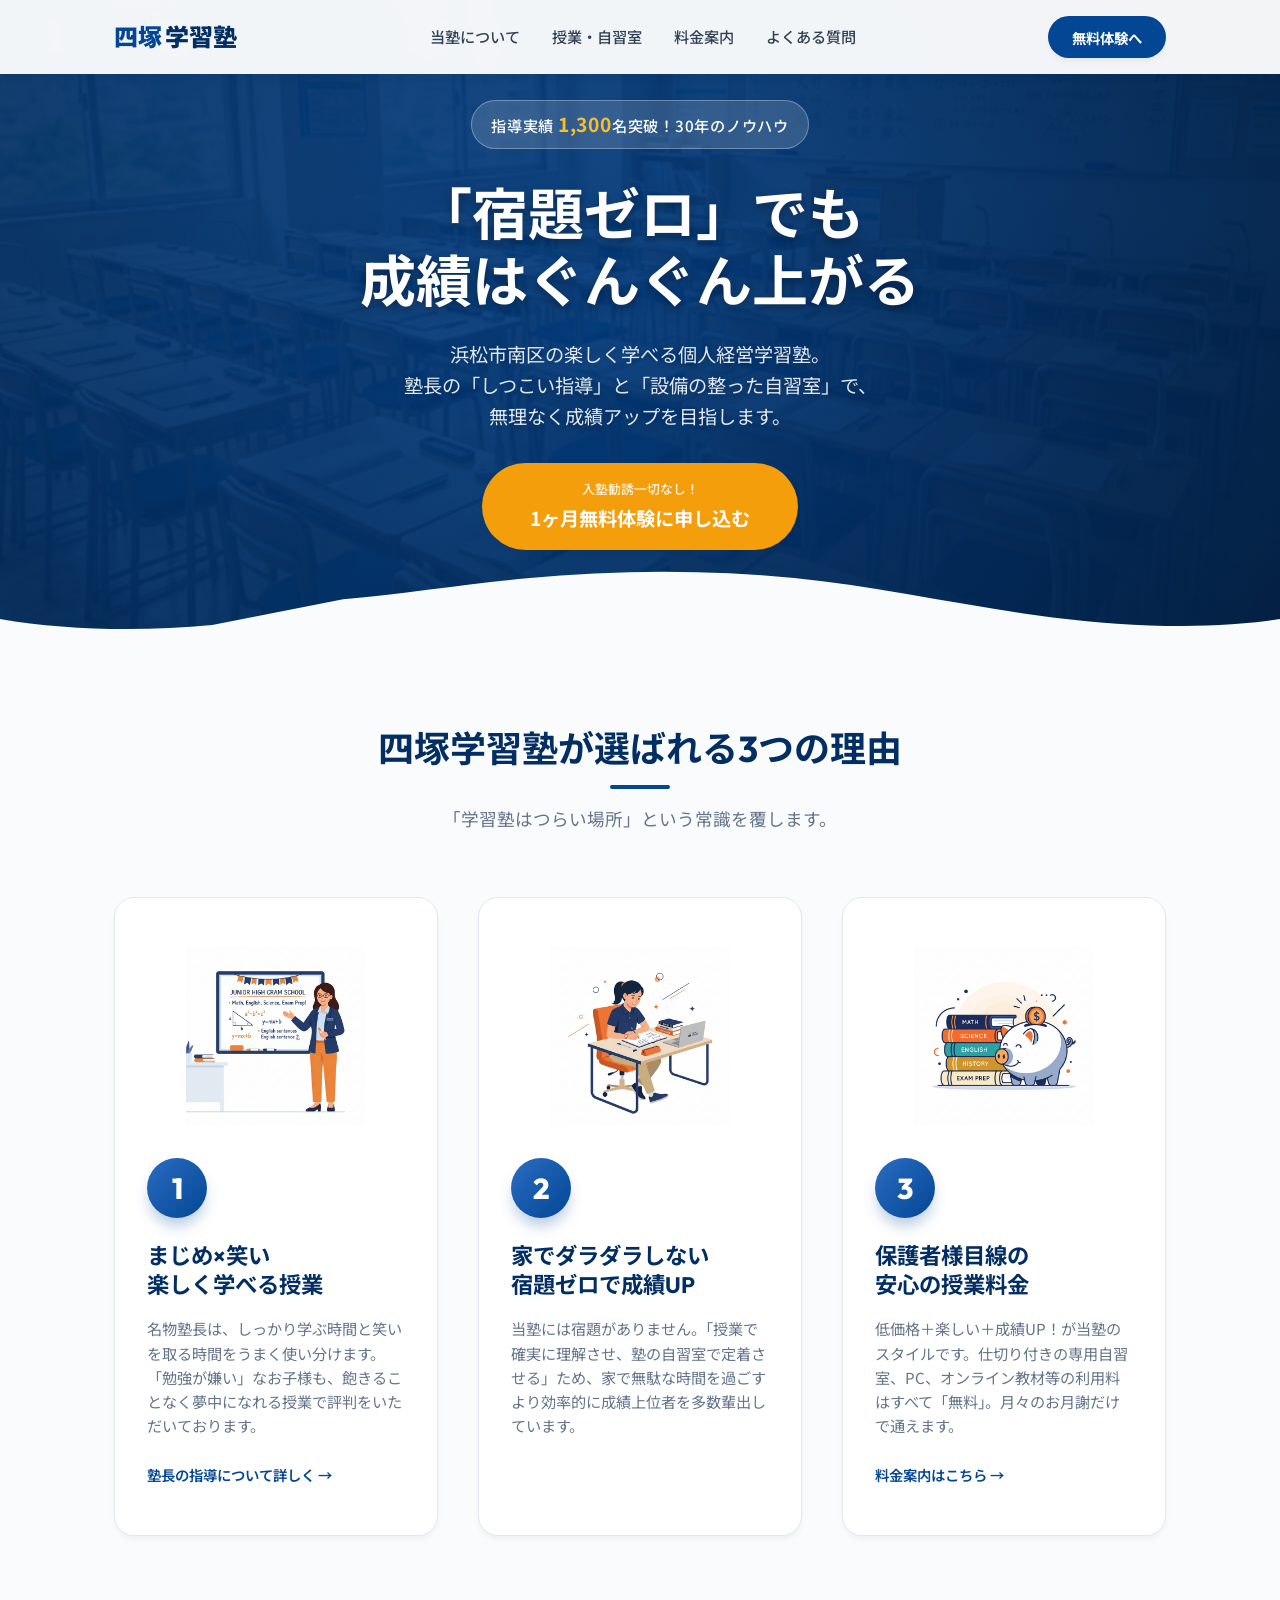
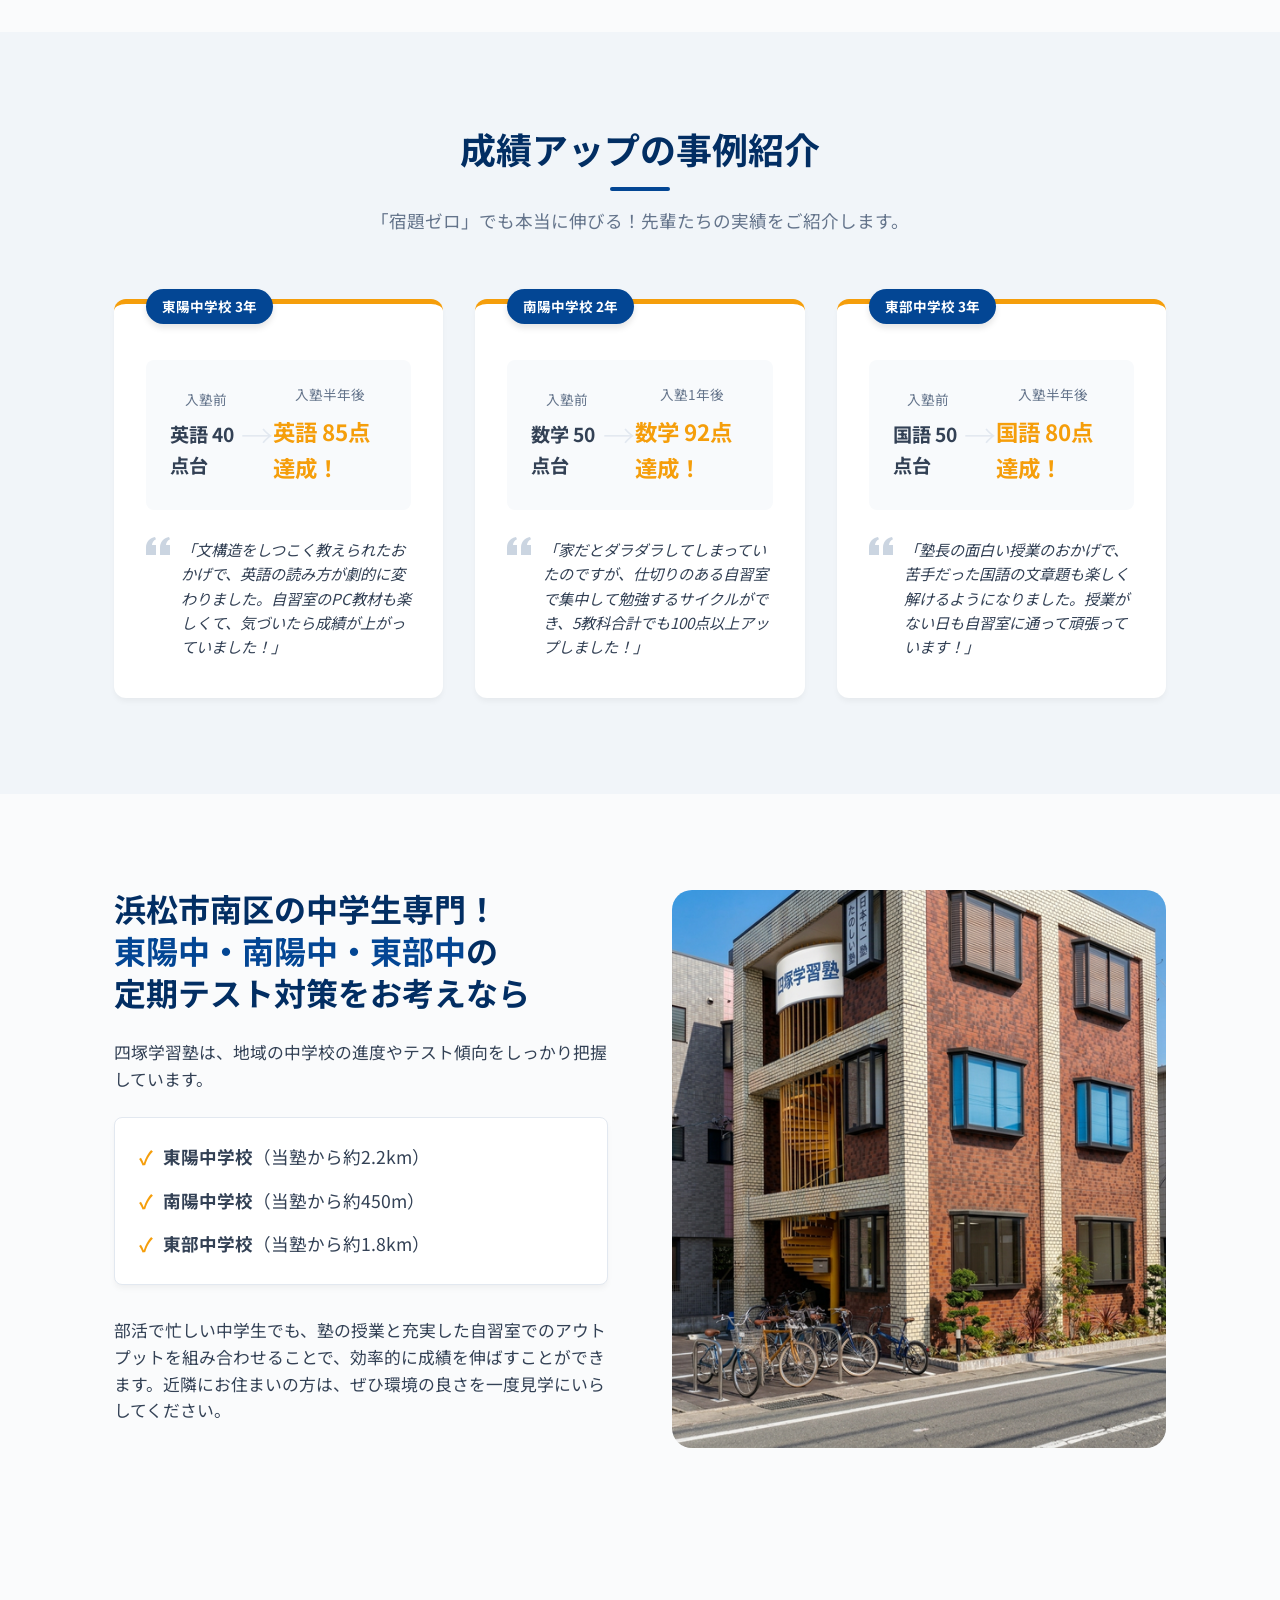
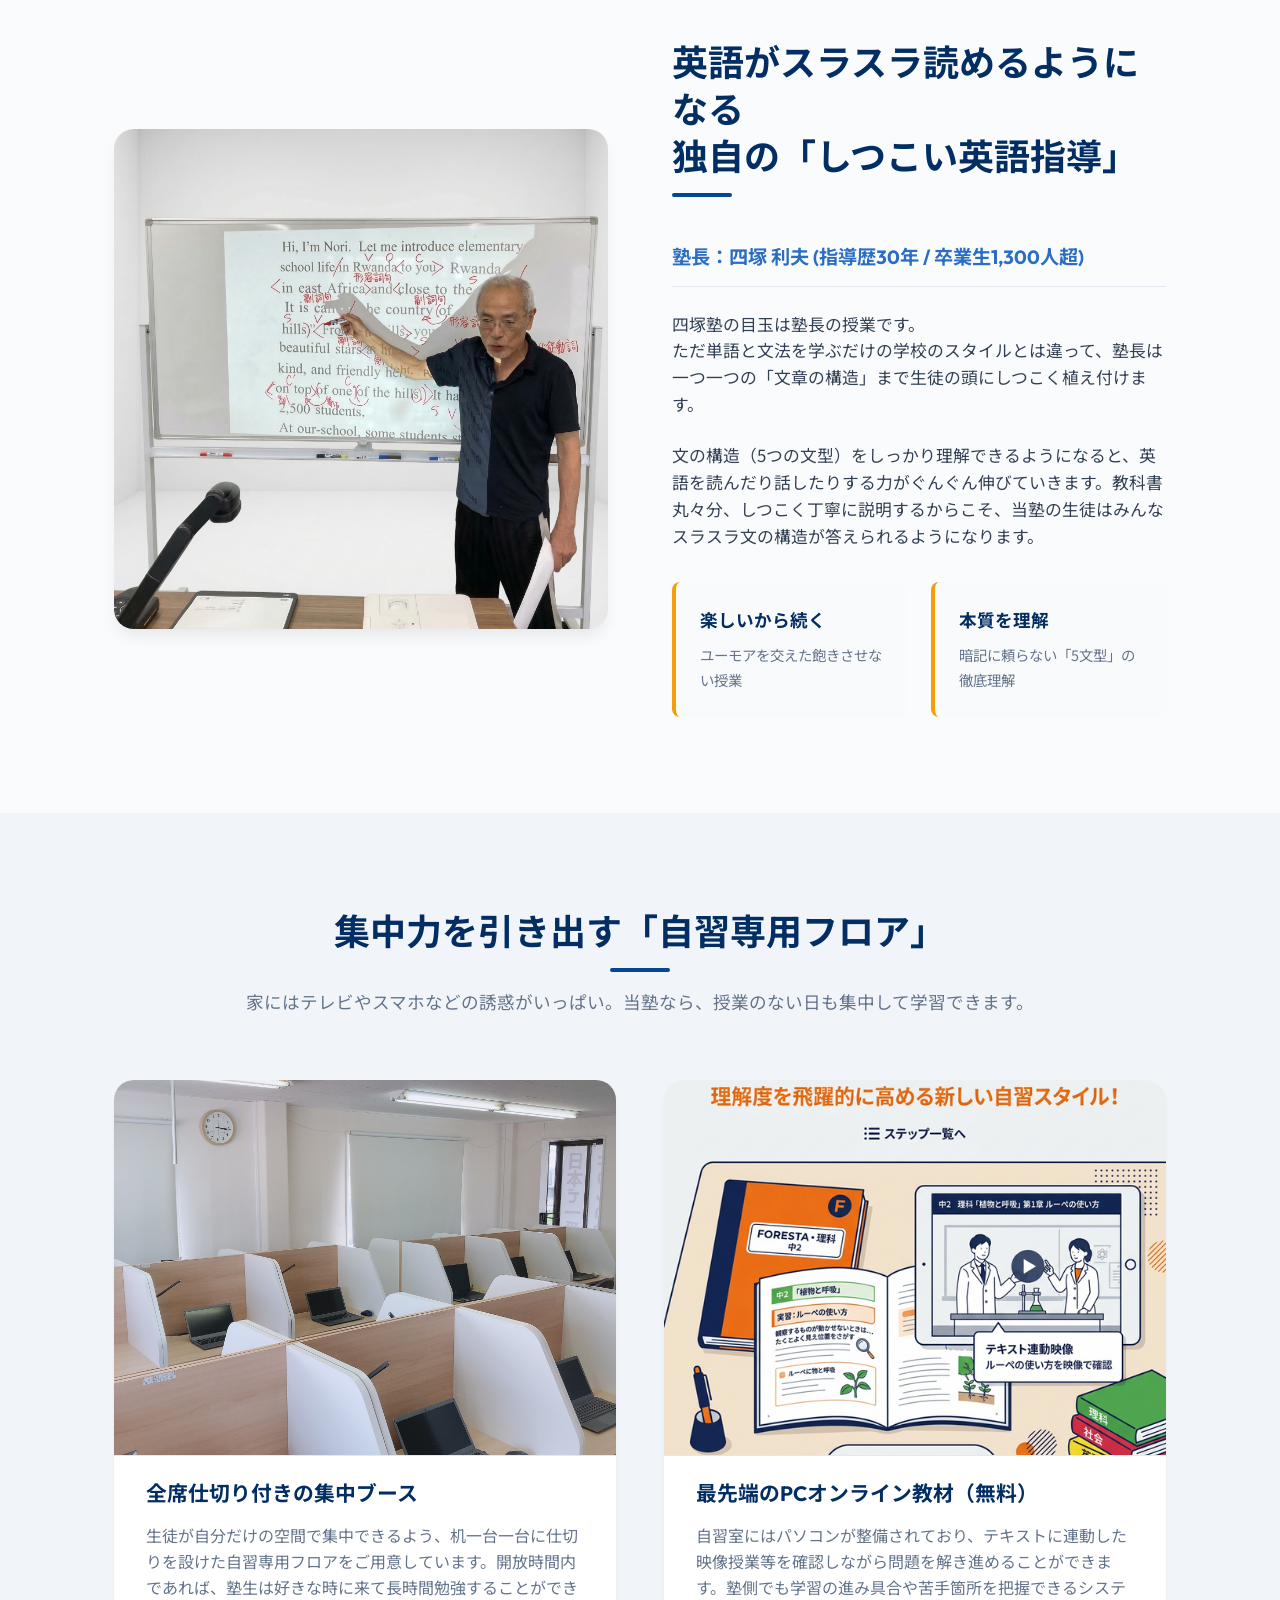
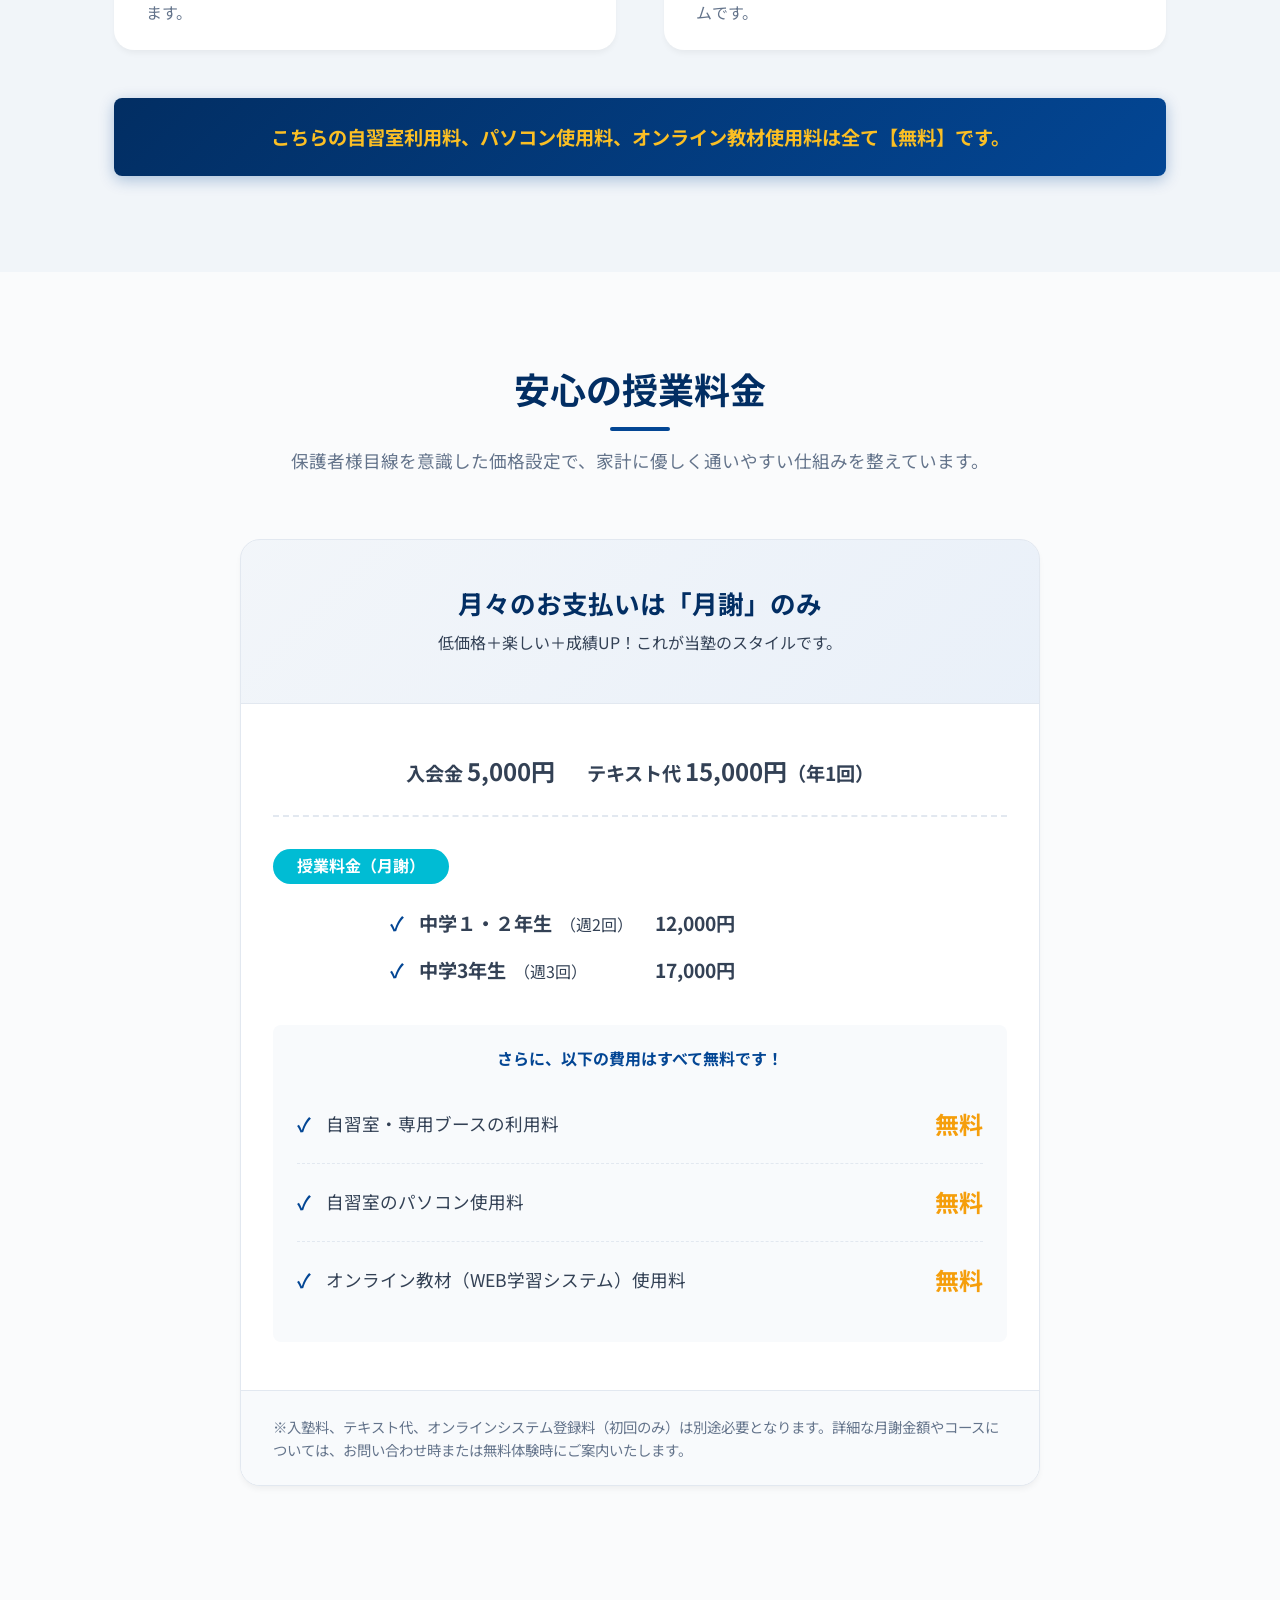
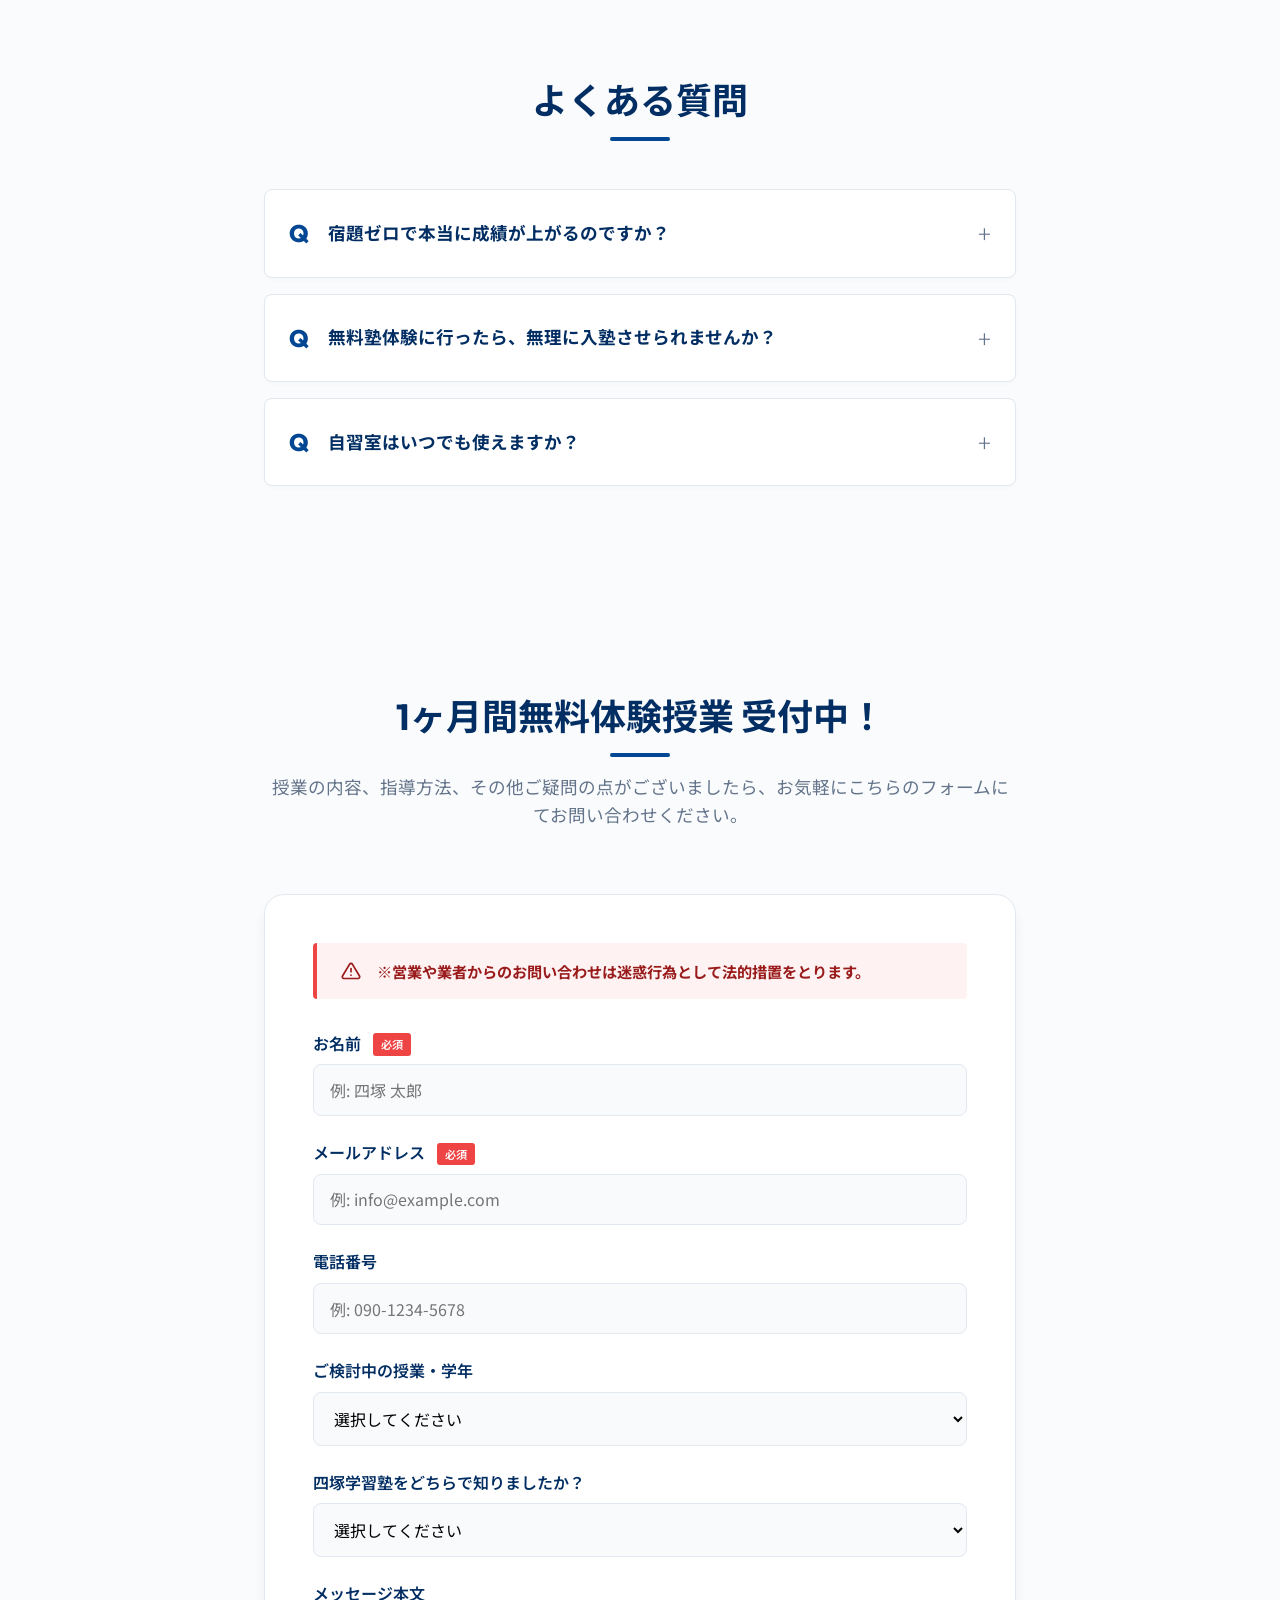
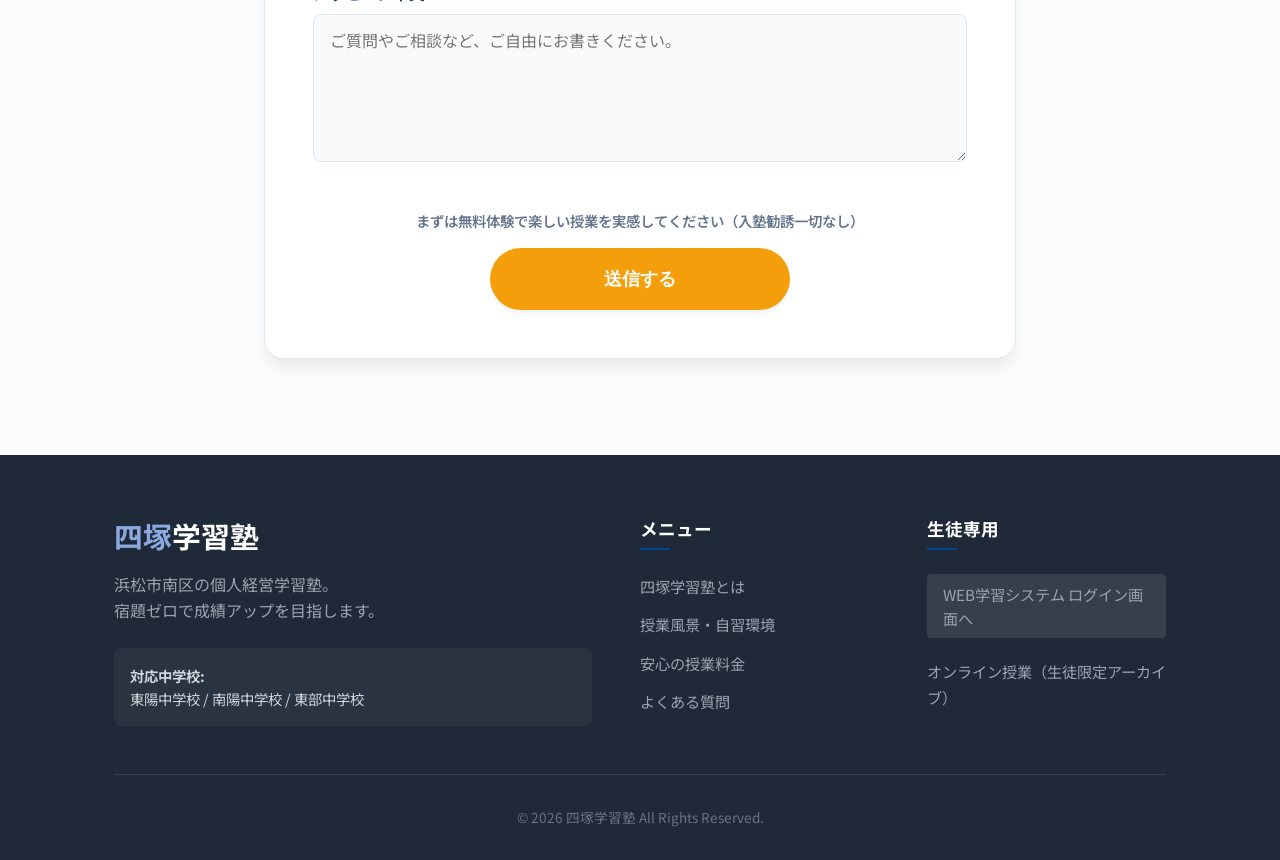
<file: index.html>
<!DOCTYPE html>
<html lang="ja">

<head>
    <meta charset="UTF-8">
    <meta name="viewport" content="width=device-width, initial-scale=1.0">
    <title>四塚学習塾 | 浜松市南区の楽しく学べる中学生向け学習塾</title>
    <meta name="description"
        content="浜松市南区（東陽中・南陽中・東部中対応）の四塚学習塾。宿題ゼロで成績アップ！楽しく学べる独自の英語指導法と充実の無料自習室を備えた、「入塾勧誘一切なし」の安心できる学習塾です。">

    <!-- Google Fonts -->
    <link rel="preconnect" href="https://fonts.googleapis.com">
    <link rel="preconnect" href="https://fonts.gstatic.com" crossorigin>
    <link
        href="https://fonts.googleapis.com/css2?family=Noto+Sans+JP:wght@400;500;700;900&family=Outfit:wght@400;600;800&display=swap"
        rel="stylesheet">

    <!-- Custom CSS -->
    <link rel="stylesheet" href="css/style.css">
</head>

<body>

    <!-- Header / Navigation -->
    <header class="header" id="header">
        <div class="header-container">
            <a href="index.html" class="logo">
                <span class="logo-accent">四塚</span>学習塾
            </a>

            <!-- Desktop Navigation -->
            <nav class="nav-desktop">
                <ul class="nav-list">
                    <li><a href="#about" class="nav-link">当塾について</a></li>
                    <li><a href="#environment" class="nav-link">授業・自習室</a></li>
                    <li><a href="#pricing" class="nav-link">料金案内</a></li>
                    <li><a href="#faq" class="nav-link">よくある質問</a></li>
                </ul>
            </nav>

            <div class="header-actions">
                <a href="#contact" class="btn btn-primary btn-sm">無料体験へ</a>

                <!-- Mobile Menu Toggle -->
                <button class="menu-toggle" aria-label="メニューを開く" id="mobile-menu-btn">
                    <span></span>
                    <span></span>
                    <span></span>
                </button>
            </div>
        </div>
    </header>

    <!-- Mobile Navigation Menu -->
    <div class="mobile-nav" id="mobile-nav">
        <ul class="mobile-nav-list">
            <li><a href="#about" class="mobile-nav-link">当塾について</a></li>
            <li><a href="#environment" class="mobile-nav-link">授業・自習室</a></li>
            <li><a href="#pricing" class="mobile-nav-link">料金案内</a></li>
            <li><a href="#faq" class="mobile-nav-link">よくある質問</a></li>
            <li><a href="#contact" class="btn btn-primary"
                    style="margin-top: 2rem; width: 100%; text-align: center;">1ヶ月無料体験へ</a></li>
        </ul>
    </div>

    <!-- Main Content Area -->
    <main>
        <!-- Hero Section -->
        <section class="hero" id="home">
            <div class="hero-overlay"></div>
            <div class="container hero-container">
                <div class="hero-content">
                    <div class="hero-badge">指導実績 <strong>1,300</strong>名突破！30年のノウハウ</div>
                    <h1 class="hero-title">「宿題ゼロ」でも<br>成績はぐんぐん上がる</h1>
                    <p class="hero-subtitle">浜松市南区の楽しく学べる個人経営学習塾。<br>塾長の「しつこい指導」と「設備の整った自習室」で、<br>無理なく成績アップを目指します。</p>

                    <div class="hero-actions">
                        <a href="#contact" class="btn btn-accent hero-btn">
                            <span class="micro-copy">入塾勧誘一切なし！</span>
                            1ヶ月無料体験に申し込む
                        </a>
                    </div>
                </div>
            </div>
            <!-- Decorative wave transition -->
            <div class="hero-wave">
                <svg data-name="Layer 1" xmlns="http://www.w3.org/2000/svg" viewBox="0 0 1200 120"
                    preserveAspectRatio="none">
                    <path
                        d="M321.39,56.44c58-10.79,114.16-30.13,172-41.86,82.39-16.72,168.19-17.73,250.45-.39C823.78,31,906.67,72,985.66,92.83c70.05,18.48,146.53,26.09,214.34,3V120H0V95.8C59.71,118.08,130.83,121.38,198.71,108.19Z"
                        fill="#FAFBFC"></path>
                </svg>
            </div>
        </section>

        <!-- Features Section -->
        <section class="features section" id="features">
            <div class="container">
                <h2 class="section-title">四塚学習塾が選ばれる<br class="mobile-only">3つの理由</h2>
                <p class="section-desc">「学習塾はつらい場所」という常識を覆します。</p>

                <div class="feature-grid">
                    <!-- Feature 1 -->
                    <div class="feature-card">
                        <img src="images/juku_1.png" alt="楽しく学べる授業" class="feature-image">
                        <div class="feature-icon">1</div>
                        <h3>まじめ×笑い<br>楽しく学べる授業</h3>
                        <p>名物塾長は、しっかり学ぶ時間と笑いを取る時間をうまく使い分けます。「勉強が嫌い」なお子様も、飽きることなく夢中になれる授業で評判をいただいております。</p>
                        <a href="#about" class="feature-link">塾長の指導について詳しく &rarr;</a>
                    </div>

                    <!-- Feature 2 -->
                    <div class="feature-card">
                        <img src="images/juku_2.png" alt="宿題ゼロで成績UP" class="feature-image">
                        <div class="feature-icon">2</div>
                        <h3>家でダラダラしない<br>宿題ゼロで成績UP</h3>
                        <p>当塾には宿題がありません。「授業で確実に理解させ、塾の自習室で定着させる」ため、家で無駄な時間を過ごすより効率的に成績上位者を多数輩出しています。</p>
                    </div>

                    <!-- Feature 3 -->
                    <div class="feature-card">
                        <img src="images/juku_3.png" alt="保護者様目線の安心の授業料金" class="feature-image">
                        <div class="feature-icon">3</div>
                        <h3>保護者様目線の<br>安心の授業料金</h3>
                        <p>低価格＋楽しい＋成績UP！が当塾のスタイルです。仕切り付きの専用自習室、PC、オンライン教材等の利用料はすべて「無料」。月々のお月謝だけで通えます。</p>
                        <a href="#pricing" class="feature-link">料金案内はこちら &rarr;</a>
                    </div>
                </div>
            </div>
        </section>

        <!-- Achievements / Before & After Section -->
        <section class="achievements section bg-light" id="achievements">
            <div class="container">
                <h2 class="section-title">成績アップの事例紹介</h2>
                <p class="section-desc">「宿題ゼロ」でも本当に伸びる！先輩たちの実績をご紹介します。</p>

                <div class="ba-grid">
                    <div class="ba-card">
                        <div class="ba-badge">東陽中学校 3年</div>
                        <div class="ba-content">
                            <div class="ba-before">
                                <span>入塾前</span>
                                <strong>英語 40点台</strong>
                            </div>
                            <div class="ba-arrow">&rarr;</div>
                            <div class="ba-after">
                                <span>入塾半年後</span>
                                <strong>英語 85点達成！</strong>
                            </div>
                        </div>
                        <p class="ba-comment">「文構造をしつこく教えられたおかげで、英語の読み方が劇的に変わりました。自習室のPC教材も楽しくて、気づいたら成績が上がっていました！」</p>
                    </div>

                    <div class="ba-card">
                        <div class="ba-badge">南陽中学校 2年</div>
                        <div class="ba-content">
                            <div class="ba-before">
                                <span>入塾前</span>
                                <strong>数学 50点台</strong>
                            </div>
                            <div class="ba-arrow">&rarr;</div>
                            <div class="ba-after">
                                <span>入塾1年後</span>
                                <strong>数学 92点達成！</strong>
                            </div>
                        </div>
                        <p class="ba-comment">「家だとダラダラしてしまっていたのですが、仕切りのある自習室で集中して勉強するサイクルができ、5教科合計でも100点以上アップしました！」</p>
                    </div>

                    <div class="ba-card">
                        <div class="ba-badge">東部中学校 3年</div>
                        <div class="ba-content">
                            <div class="ba-before">
                                <span>入塾前</span>
                                <strong>国語 50点台</strong>
                            </div>
                            <div class="ba-arrow">&rarr;</div>
                            <div class="ba-after">
                                <span>入塾半年後</span>
                                <strong>国語 80点達成！</strong>
                            </div>
                        </div>
                        <p class="ba-comment">「塾長の面白い授業のおかげで、苦手だった国語の文章題も楽しく解けるようになりました。授業がない日も自習室に通って頑張っています！」</p>
                    </div>
                </div>
            </div>
        </section>

        <!-- Regional SEO Target Section -->
        <section class="seo-target section" id="target">
            <div class="container">
                <div class="seo-container">
                    <div class="seo-content">
                        <h2>浜松市南区の中学生専門！<br><span class="highlight">東陽中・南陽中・東部中</span>の<br>定期テスト対策をお考えなら</h2>
                        <p>四塚学習塾は、地域の中学校の進度やテスト傾向をしっかり把握しています。</p>
                        <ul class="seo-list">
                            <li><strong>東陽中学校</strong>（当塾から約2.2km）</li>
                            <li><strong>南陽中学校</strong>（当塾から約450m）</li>
                            <li><strong>東部中学校</strong>（当塾から約1.8km）</li>
                        </ul>
                        <p>部活で忙しい中学生でも、塾の授業と充実した自習室でのアウトプットを組み合わせることで、効率的に成績を伸ばすことができます。近隣にお住まいの方は、ぜひ環境の良さを一度見学にいらしてください。
                        </p>
                    </div>
                    <div class="seo-image">
                        <img src="images/clean_exterior_building_1773208956653.png" alt="自習室や塾の外観"
                            style="width:100%; height:100%; min-height:400px; object-fit:cover; border-radius:var(--radius-lg);">
                    </div>
                </div>
            </div>
        </section>

        <!-- About Section -->
        <section class="about section" id="about">
            <div class="container">
                <div class="about-grid">
                    <div class="about-image">
                        <img src="images/Gemini_Generated_Image_uluxxmuluxxmulux.png" alt="四塚学習塾 名物塾長"
                            class="tutor-image"
                            style="width:100%; aspect-ratio:4/3; object-fit:cover; border-radius:var(--radius-lg); box-shadow:var(--shadow-md);">
                    </div>
                    <div class="about-text">
                        <h2 class="section-title" style="text-align: left;">英語がスラスラ読めるようになる<br>独自の「しつこい英語指導」</h2>
                        <h3 class="about-subtitle">塾長：四塚 利夫 (指導歴30年 / 卒業生1,300人超)</h3>
                        <p>四塚塾の目玉は塾長の授業です。<br>ただ単語と文法を学ぶだけの学校のスタイルとは違って、塾長は一つ一つの「文章の構造」まで生徒の頭にしつこく植え付けます。</p>
                        <p>文の構造（5つの文型）をしっかり理解できるようになると、英語を読んだり話したりする力がぐんぐん伸びていきます。教科書丸々分、しつこく丁寧に説明するからこそ、当塾の生徒はみんなスラスラ文の構造が答えられるようになります。
                        </p>
                        <div class="about-features">
                            <div class="ab-feat">
                                <strong>楽しいから続く</strong>
                                <span>ユーモアを交えた飽きさせない授業</span>
                            </div>
                            <div class="ab-feat">
                                <strong>本質を理解</strong>
                                <span>暗記に頼らない「5文型」の徹底理解</span>
                            </div>
                        </div>
                    </div>
                </div>
            </div>
        </section>

        <!-- Environment Section -->
        <section class="environment section bg-light" id="environment">
            <div class="container">
                <h2 class="section-title">集中力を引き出す「自習専用フロア」</h2>
                <p class="section-desc">家にはテレビやスマホなどの誘惑がいっぱい。当塾なら、授業のない日も集中して学習できます。</p>

                <div class="env-grid">
                    <div class="env-card">
                        <div class="env-img-wrap">
                            <img src="images/IMG_0980.jpeg" alt="仕切り付き自習デスク"
                                style="width:100%; aspect-ratio:4/3; object-fit:cover; border-bottom: 1px solid var(--border-color);">
                        </div>
                        <div class="env-content">
                            <h3>全席仕切り付きの集中ブース</h3>
                            <p>生徒が自分だけの空間で集中できるよう、机一台一台に仕切りを設けた自習専用フロアをご用意しています。開放時間内であれば、塾生は好きな時に来て長時間勉強することができます。</p>
                        </div>
                    </div>

                    <div class="env-card">
                        <div class="env-img-wrap">
                            <img src="images/pc_material_illustration.png" alt="自習用PC教材とテキスト"
                                style="width:100%; aspect-ratio:4/3; object-fit:cover; border-bottom: 1px solid var(--border-color);">
                        </div>
                        <div class="env-content">
                            <h3>最先端のPCオンライン教材（無料）</h3>
                            <p>自習室にはパソコンが整備されており、テキストに連動した映像授業等を確認しながら問題を解き進めることができます。塾側でも学習の進み具合や苦手箇所を把握できるシステムです。</p>
                        </div>
                    </div>
                </div>

                <div class="env-callout">
                    <p><strong>こちらの自習室利用料、パソコン使用料、オンライン教材使用料は全て【無料】です。</strong></p>
                </div>
            </div>
        </section>

        <!-- Pricing Section -->
        <section class="pricing section" id="pricing">
            <div class="container">
                <h2 class="section-title">安心の授業料金</h2>
                <p class="section-desc">保護者様目線を意識した価格設定で、家計に優しく通いやすい仕組みを整えています。</p>

                <div class="pricing-card">
                    <div class="pricing-header">
                        <h3>月々のお支払いは「月謝」のみ</h3>
                        <p>低価格＋楽しい＋成績UP！これが当塾のスタイルです。</p>
                    </div>
                    <div class="pricing-features">
                        <!-- Fee Top Section -->
                        <div
                            style="display: flex; flex-wrap: wrap; justify-content: center; gap: 2rem; margin-bottom: 2rem; border-bottom: 2px dashed var(--border-color); padding-bottom: 1.5rem; font-size: 1.2rem; font-weight: bold;">
                            <div>入会金 <span style="font-size: 1.5rem;">5,000円</span></div>
                            <div>テキスト代 <span style="font-size: 1.5rem;">15,000円</span>（年1回）</div>
                        </div>

                        <!-- Monthly Tuition Section -->
                        <div style="margin-bottom: 2rem;">
                            <div
                                style="display:inline-block; background-color: #00BCD4; color: white; padding: 0.3rem 1.5rem; border-radius: 50px; font-weight: bold; margin-bottom: 1rem;">
                                授業料金（月謝）</div>
                            <ul class="check-list" style="max-width: 500px; margin: 0 auto; text-align: left;">
                                <li
                                    style="justify-content: space-between; font-size: 1.2rem; font-weight: bold; padding: 0.5rem 0; border:none; display:flex;">
                                    <span>中学１・２年生<span
                                            style="font-size: 1rem; font-weight:normal; margin-left: 0.5rem;">（週2回）</span></span>
                                    <span>12,000円</span>
                                </li>
                                <li
                                    style="justify-content: space-between; font-size: 1.2rem; font-weight: bold; padding: 0.5rem 0; border:none; display:flex;">
                                    <span>中学3年生<span
                                            style="font-size: 1rem; font-weight:normal; margin-left: 0.5rem;">（週3回）</span></span>
                                    <span>17,000円</span>
                                </li>
                            </ul>
                        </div>

                        <!-- Free Services Section -->
                        <div style="background-color: #F8FAFC; border-radius: var(--radius-sm); padding: 1.5rem;">
                            <h4 style="text-align: center; margin-bottom: 1rem; color: var(--primary-color);">
                                さらに、以下の費用はすべて無料です！</h4>
                            <ul class="check-list">
                                <li><span>自習室・専用ブースの利用料</span><strong class="free">無料</strong></li>
                                <li><span>自習室のパソコン使用料</span><strong class="free">無料</strong></li>
                                <li><span>オンライン教材（WEB学習システム）使用料</span><strong class="free">無料</strong></li>
                            </ul>
                        </div>
                    </div>
                    <div class="pricing-footer">
                        <p class="pricing-note">
                            ※入塾料、テキスト代、オンラインシステム登録料（初回のみ）は別途必要となります。詳細な月謝金額やコースについては、お問い合わせ時または無料体験時にご案内いたします。</p>
                    </div>
                </div>
            </div>
        </section>



        <!-- FAQ Section -->
        <section class="faq section" id="faq">
            <div class="container faq-container">
                <h2 class="section-title">よくある質問</h2>

                <div class="accordion">
                    <!-- FAQ 1 -->
                    <div class="accordion-item">
                        <div class="accordion-header">
                            <span class="q-icon">Q</span>
                            <h3>宿題ゼロで本当に成績が上がるのですか？</h3>
                            <span class="toggle-icon">+</span>
                        </div>
                        <div class="accordion-body">
                            <div class="accordion-content">
                                <p>はい、上がります。当塾では授業内で「文構造」などをしつこく教え込み、理解させます。その上で「自習室」での反復学習を組み込むため、家でダラダラと宿題をやるよりもはるかに効率よく知識が定着します。
                                </p>
                            </div>
                        </div>
                    </div>
                    <!-- FAQ 2 -->
                    <div class="accordion-item">
                        <div class="accordion-header">
                            <span class="q-icon">Q</span>
                            <h3>無料塾体験に行ったら、無理に入塾させられませんか？</h3>
                            <span class="toggle-icon">+</span>
                        </div>
                        <div class="accordion-body">
                            <div class="accordion-content">
                                <p>ご安心ください。四塚学習塾では、事後のしつこい電話営業や強引な入塾勧誘は「一切」行っておりません。お子様に合うかどうか、まずは1ヶ月の無料体験でじっくりご判断いただけます。
                                </p>
                            </div>
                        </div>
                    </div>
                    <!-- FAQ 3 -->
                    <div class="accordion-item">
                        <div class="accordion-header">
                            <span class="q-icon">Q</span>
                            <h3>自習室はいつでも使えますか？</h3>
                            <span class="toggle-icon">+</span>
                        </div>
                        <div class="accordion-body">
                            <div class="accordion-content">
                                <p>はい、開放時間内であれば、授業がない日でも好きな時に来て利用いただけます。パソコンや仕切り付きのブースが使い放題で、学習時間をしっかり確保できます。</p>
                            </div>
                        </div>
                    </div>
                </div>
            </div>
        </section>

        <!-- Contact Section -->
        <section class="contact section" id="contact">
            <div class="container contact-container">
                <div class="contact-header text-center">
                    <h2 class="section-title">1ヶ月間無料体験授業 受付中！</h2>
                    <p class="section-desc">授業の内容、指導方法、その他ご疑問の点がございましたら、お気軽にこちらのフォームにてお問い合わせください。</p>
                </div>

                <div class="contact-card">
                    <div class="spam-warning">
                        <svg xmlns="http://www.w3.org/2000/svg" width="20" height="20" viewBox="0 0 24 24" fill="none"
                            stroke="currentColor" stroke-width="2" stroke-linecap="round" stroke-linejoin="round">
                            <path
                                d="M10.29 3.86L1.82 18a2 2 0 0 0 1.71 3h16.94a2 2 0 0 0 1.71-3L13.71 3.86a2 2 0 0 0-3.42 0z">
                            </path>
                            <line x1="12" y1="9" x2="12" y2="13"></line>
                            <line x1="12" y1="17" x2="12.01" y2="17"></line>
                        </svg>
                        <strong>※営業や業者からのお問い合わせは迷惑行為として法的措置をとります。</strong>
                    </div>

                    <form action="#" method="POST" class="contact-form">
                        <div class="form-group">
                            <label for="name">お名前 <span class="required">必須</span></label>
                            <input type="text" id="name" name="name" required placeholder="例: 四塚 太郎">
                        </div>

                        <div class="form-group">
                            <label for="email">メールアドレス <span class="required">必須</span></label>
                            <input type="email" id="email" name="email" required placeholder="例: info@example.com">
                        </div>

                        <div class="form-group">
                            <label for="phone">電話番号</label>
                            <input type="tel" id="phone" name="phone" placeholder="例: 090-1234-5678">
                        </div>

                        <div class="form-group">
                            <label for="grade">ご検討中の授業・学年</label>
                            <select id="grade" name="grade">
                                <option value="" selected disabled>選択してください</option>
                                <option value="中学1年生">中学1年生</option>
                                <option value="中学2年生">中学2年生</option>
                                <option value="中学3年生">中学3年生</option>
                                <option value="小6対象中学英語クラス">小6対象中学英語クラス</option>
                            </select>
                        </div>

                        <div class="form-group">
                            <label for="source">四塚学習塾をどちらで知りましたか？</label>
                            <select id="source" name="source">
                                <option value="" selected disabled>選択してください</option>
                                <option value="友人の紹介">友人の紹介</option>
                                <option value="評判を聞いて">評判を聞いて</option>
                                <option value="ホームページ">ホームページ</option>
                                <option value="広告">広告</option>
                                <option value="その他">その他</option>
                            </select>
                        </div>

                        <div class="form-group">
                            <label for="message">メッセージ本文</label>
                            <textarea id="message" name="message" rows="5"
                                placeholder="ご質問やご相談など、ご自由にお書きください。"></textarea>
                        </div>

                        <div class="form-submit text-center">
                            <p class="micro-copy-form text-center mb-2">まずは無料体験で楽しい授業を実感してください（入塾勧誘一切なし）</p>
                            <button type="submit" class="btn btn-accent btn-lg submit-btn">送信する</button>
                        </div>
                    </form>
                </div>
            </div>
        </section>
    </main>

    <!-- Footer -->
    <footer class="footer">
        <div class="footer-container">
            <div class="footer-grid">
                <div class="footer-info">
                    <h2 class="footer-logo"><span class="logo-accent">四塚</span>学習塾</h2>
                    <p class="footer-desc">浜松市南区の個人経営学習塾。<br>宿題ゼロで成績アップを目指します。</p>
                    <div class="footer-access">
                        <p><strong>対応中学校:</strong><br>東陽中学校 / 南陽中学校 / 東部中学校</p>
                    </div>
                </div>

                <div class="footer-links">
                    <h3>メニュー</h3>
                    <ul>
                        <li><a href="#about">四塚学習塾とは</a></li>
                        <li><a href="#environment">授業風景・自習環境</a></li>
                        <li><a href="#pricing">安心の授業料金</a></li>
                        <li><a href="#faq">よくある質問</a></li>
                    </ul>
                </div>

                <div class="footer-links">
                    <h3>生徒専用</h3>
                    <ul>
                        <li><a href="#" class="student-login">WEB学習システム ログイン画面へ</a></li>
                        <li><a href="#">オンライン授業（生徒限定アーカイブ）</a></li>
                    </ul>
                </div>
            </div>

            <div class="footer-bottom">
                <p>&copy; 2026 四塚学習塾 All Rights Reserved.</p>
            </div>
        </div>
    </footer>

    <!-- Sticky Mobile CTA Action -->
    <div class="sticky-cta">
        <a href="#contact" class="btn btn-accent btn-full">
            <span class="cta-micro">入塾勧誘一切なし</span>
            <strong>まずは1ヶ月無料体験</strong>
        </a>
    </div>

    <!-- Custom JS -->
    <script src="js/main.js"></script>
</body>

</html>
</file>
<file: css/style.css>
/* =========================================================================
   四塚学習塾 - ベーススタイル定義 (Base Styles & Design System)
   ========================================================================= */

/* -------------------------------------------------------------------------
   1. CSS Variables (Design Tokens)
   ------------------------------------------------------------------------- */
:root {
    /* Color Palette - Trustworthy Blue Theme */
    --primary-color: #034694;
    /* 信頼感のある深い青 */
    --primary-light: #2A6DC2;
    --primary-dark: #022E63;

    --accent-color: #F59E0B;
    /* アクション（コンバージョン）を促す温かみのあるオレンジ */
    --accent-hover: #D97706;

    --bg-main: #FAFBFC;
    /* 清潔感のある極めて薄いグレー/青み */
    --bg-alt: #FFFFFF;
    --bg-dark: #1F2937;
    /* フッターやダークセクション用 */

    --text-main: #334155;
    /* 濃いグレー（真っ黒は避ける） */
    --text-light: #64748B;
    --text-white: #FFFFFF;

    --border-color: #E2E8F0;

    /* Typography */
    --font-sans: 'Noto Sans JP', sans-serif;
    --font-heading: 'Outfit', 'Noto Sans JP', sans-serif;

    /* Spacing & Layout */
    --container-width: 1100px;
    --section-padding-y: 6rem;
    --section-padding-m: 4rem;

    /* Effects (Shadows & Radii) */
    --radius-sm: 8px;
    --radius-md: 12px;
    --radius-lg: 20px;
    --shadow-sm: 0 4px 6px -1px rgba(0, 0, 0, 0.05);
    --shadow-md: 0 10px 15px -3px rgba(0, 0, 0, 0.08);
    --shadow-lg: 0 20px 25px -5px rgba(0, 0, 0, 0.1);

    /* Transitions */
    --transition-fast: 0.2s ease;
    --transition-smooth: 0.4s cubic-bezier(0.16, 1, 0.3, 1);
}

/* -------------------------------------------------------------------------
   2. Reset & Baseline
   ------------------------------------------------------------------------- */
* {
    margin: 0;
    padding: 0;
    box-sizing: border-box;
}

html {
    font-size: 16px;
    scroll-behavior: smooth;
    overflow-x: hidden;
}

body {
    font-family: var(--font-sans);
    color: var(--text-main);
    background-color: var(--bg-main);
    line-height: 1.6;
    overflow-x: hidden;
    -webkit-font-smoothing: antialiased;
}

a {
    color: var(--primary-color);
    text-decoration: none;
    transition: color var(--transition-fast);
}

ul,
ol {
    list-style: none;
}

img {
    max-width: 100%;
    height: auto;
    display: block;
}

/* -------------------------------------------------------------------------
   3. Typography & Utilities
   ------------------------------------------------------------------------- */
h1,
h2,
h3,
h4,
h5,
h6 {
    font-family: var(--font-heading);
    font-weight: 700;
    line-height: 1.3;
    color: var(--primary-dark);
}

.section-title {
    font-size: 2.25rem;
    text-align: center;
    margin-bottom: 3rem;
    position: relative;
    padding-bottom: 1rem;
}

.section-title::after {
    content: '';
    position: absolute;
    bottom: 0;
    left: 50%;
    transform: translateX(-50%);
    width: 60px;
    height: 4px;
    background-color: var(--primary-color);
    border-radius: 2px;
}

.container {
    width: 100%;
    max-width: var(--container-width);
    margin: 0 auto;
    padding: 0 1.5rem;
}

/* -------------------------------------------------------------------------
   4. Buttons
   ------------------------------------------------------------------------- */
.btn {
    display: inline-flex;
    flex-direction: column;
    align-items: center;
    justify-content: center;
    padding: 0.8rem 2rem;
    font-weight: 700;
    font-size: 1rem;
    border-radius: 50px;
    cursor: pointer;
    transition: all var(--transition-smooth);
    border: none;
    text-align: center;
}

.btn-sm {
    padding: 0.6rem 1.5rem;
    font-size: 0.9rem;
}

.btn-primary {
    background-color: var(--primary-color);
    color: var(--text-white);
    box-shadow: var(--shadow-sm);
}

.btn-primary:hover {
    background-color: var(--primary-light);
    color: var(--text-white);
    transform: translateY(-2px);
    box-shadow: var(--shadow-md);
}

.btn-accent {
    background-color: var(--accent-color);
    color: var(--text-white);
    box-shadow: var(--shadow-sm);
}

.btn-accent:hover {
    background-color: var(--accent-hover);
    color: var(--text-white);
    transform: translateY(-2px);
    box-shadow: var(--shadow-md);
}

/* -------------------------------------------------------------------------
   5. Sticky CTA (Mobile)
   ------------------------------------------------------------------------- */
.sticky-cta {
    display: none;
    /* Desktop default */
}

/* -------------------------------------------------------------------------
   6. Header & Navigation
   ------------------------------------------------------------------------- */
.header {
    position: fixed;
    top: 0;
    left: 0;
    width: 100%;
    background-color: rgba(255, 255, 255, 0.95);
    backdrop-filter: blur(10px);
    z-index: 1000;
    box-shadow: 0 2px 10px rgba(0, 0, 0, 0.05);
    transition: transform 0.3s ease;
}

.header-container {
    max-width: var(--container-width);
    margin: 0 auto;
    padding: 1rem 1.5rem;
    display: flex;
    justify-content: space-between;
    align-items: center;
}

.logo {
    font-size: 1.5rem;
    font-weight: 900;
    color: var(--primary-dark);
    display: flex;
    align-items: center;
    gap: 0.2rem;
    font-family: var(--font-heading);
}

.logo-accent {
    color: var(--primary-color);
}

.nav-desktop {
    display: flex;
}

.nav-list {
    display: flex;
    gap: 2rem;
}

.nav-link {
    color: var(--text-main);
    font-weight: 500;
    font-size: 0.95rem;
    position: relative;
}

.nav-link::after {
    content: '';
    position: absolute;
    width: 0;
    height: 2px;
    bottom: -4px;
    left: 0;
    background-color: var(--primary-color);
    transition: width var(--transition-fast);
}

.nav-link:hover::after {
    width: 100%;
}

.nav-link:hover {
    color: var(--primary-color);
}

.header-actions {
    display: flex;
    align-items: center;
    gap: 1.5rem;
}

/* -------------------------------------------------------------------------
   7. Mobile Navigation & Toggle
   ------------------------------------------------------------------------- */
.menu-toggle {
    display: none;
    flex-direction: column;
    justify-content: space-between;
    width: 24px;
    height: 18px;
    background: transparent;
    border: none;
    cursor: pointer;
    z-index: 1001;
}

.menu-toggle span {
    width: 100%;
    height: 2px;
    background-color: var(--primary-dark);
    transition: all 0.3s ease;
}

.mobile-nav {
    position: fixed;
    top: 0;
    right: -100%;
    width: 80%;
    max-width: 320px;
    height: 100vh;
    background-color: var(--bg-alt);
    z-index: 999;
    padding: 6rem 2rem 2rem;
    box-shadow: -5px 0 15px rgba(0, 0, 0, 0.1);
    transition: right var(--transition-smooth);
    display: flex;
    flex-direction: column;
}

.mobile-nav.is-open {
    right: 0;
}

.mobile-nav-list {
    display: flex;
    flex-direction: column;
    gap: 1.5rem;
}

.mobile-nav-link {
    font-size: 1.25rem;
    font-weight: 600;
    color: var(--primary-dark);
    display: block;
    padding-bottom: 0.5rem;
    border-bottom: 1px solid var(--border-color);
}

/* User is blocked scrolling when mobile menu open */
body.menu-open {
    overflow: hidden;
}

/* -------------------------------------------------------------------------
   8. Footer
   ------------------------------------------------------------------------- */
.footer {
    background-color: var(--bg-dark);
    color: var(--text-white);
    padding: 4rem 0 2rem;
}

.footer-container {
    max-width: var(--container-width);
    margin: 0 auto;
    padding: 0 1.5rem;
}

.footer-grid {
    display: grid;
    grid-template-columns: 2fr 1fr 1fr;
    gap: 3rem;
    margin-bottom: 3rem;
}

.footer-logo {
    font-size: 1.8rem;
    margin-bottom: 1rem;
    color: var(--text-white);
}

.footer-logo .logo-accent {
    color: #8BA8DF;
    /* Lighter blue for dark background */
}

.footer-desc {
    color: #9CA3AF;
    margin-bottom: 1.5rem;
}

.footer-access {
    background-color: rgba(255, 255, 255, 0.05);
    padding: 1rem;
    border-radius: var(--radius-sm);
    font-size: 0.9rem;
    color: #D1D5DB;
}

.footer-links h3 {
    color: var(--text-white);
    font-size: 1.1rem;
    margin-bottom: 1.5rem;
    position: relative;
    padding-bottom: 0.5rem;
}

.footer-links h3::after {
    content: '';
    position: absolute;
    bottom: 0;
    left: 0;
    width: 30px;
    height: 2px;
    background-color: var(--primary-color);
}

.footer-links ul {
    display: flex;
    flex-direction: column;
    gap: 0.8rem;
}

.footer-links a {
    color: #9CA3AF;
    font-size: 0.95rem;
}

.footer-links a:hover {
    color: var(--text-white);
    padding-left: 5px;
}

.student-login {
    display: inline-block;
    padding: 0.5rem 1rem;
    background-color: rgba(255, 255, 255, 0.1);
    border-radius: 4px;
    margin-bottom: 0.5rem;
}

.footer-bottom {
    text-align: center;
    padding-top: 2rem;
    border-top: 1px solid rgba(255, 255, 255, 0.1);
    color: #6B7280;
    font-size: 0.85rem;
}

/* -------------------------------------------------------------------------
   9. Responsive Breakpoints
   ------------------------------------------------------------------------- */
@media (max-width: 992px) {
    .nav-desktop {
        display: none;
    }

    .header-actions .btn {
        display: none;
    }

    .menu-toggle {
        display: flex;
    }

    .footer-grid {
        grid-template-columns: 1fr 1fr;
    }
}

@media (max-width: 768px) {
    .footer-grid {
        grid-template-columns: 1fr;
        gap: 2rem;
    }

    /* Enable Sticky CTA on Mobile */
    .sticky-cta {
        display: block;
        position: fixed;
        bottom: 0;
        left: 0;
        width: 100%;
        background-color: rgba(255, 255, 255, 0.95);
        backdrop-filter: blur(10px);
        box-shadow: 0 -2px 10px rgba(0, 0, 0, 0.1);
        padding: 0.8rem;
        z-index: 998;
    }

    .btn-full {
        width: 100%;
    }

    .cta-micro {
        font-size: 0.75rem;
        opacity: 0.9;
        margin-bottom: 0.2rem;
        font-weight: 500;
    }

    /* Spacer for body bottom so sticky CTA doesn't overlap content */
    body {
        padding-bottom: 70px;
    }
}

/* -------------------------------------------------------------------------
   20. Contact Section
   ------------------------------------------------------------------------- */
.contact-container {
    max-width: 800px;
}

.text-center {
    text-align: center;
}

.mb-2 {
    margin-bottom: 1rem;
}

.contact-card {
    background: var(--bg-alt);
    border-radius: var(--radius-lg);
    padding: 3rem;
    box-shadow: var(--shadow-md);
    border: 1px solid var(--border-color);
}

.spam-warning {
    background-color: #FEF2F2;
    border-left: 4px solid #EF4444;
    padding: 1rem 1.5rem;
    color: #991B1B;
    border-radius: 4px;
    margin-bottom: 2rem;
    display: flex;
    align-items: center;
    gap: 1rem;
    font-size: 0.95rem;
}

.form-group {
    margin-bottom: 1.5rem;
}

.form-group label {
    display: block;
    margin-bottom: 0.5rem;
    font-weight: 600;
    color: var(--primary-dark);
}

.required {
    background-color: #EF4444;
    color: white;
    font-size: 0.7rem;
    padding: 0.2rem 0.5rem;
    border-radius: 3px;
    margin-left: 0.5rem;
    vertical-align: middle;
}

input[type="text"],
input[type="email"],
input[type="tel"],
select,
textarea {
    width: 100%;
    padding: 0.8rem 1rem;
    border: 1px solid var(--border-color);
    border-radius: var(--radius-sm);
    font-family: inherit;
    font-size: 1rem;
    background-color: #F8FAFC;
    transition: border-color 0.3s, box-shadow 0.3s;
}

input:focus,
select:focus,
textarea:focus {
    outline: none;
    border-color: var(--primary-light);
    box-shadow: 0 0 0 3px rgba(42, 109, 194, 0.2);
    background-color: white;
}

.form-submit {
    margin-top: 2.5rem;
}

.micro-copy-form {
    font-size: 0.9rem;
    color: var(--text-light);
    font-weight: 600;
}

.submit-btn {
    width: 100%;
    max-width: 300px;
    font-size: 1.1rem;
    padding: 1.2rem;
}

/* Scroll Animation Utilities */
.fade-up {
    opacity: 0;
    transform: translateY(30px);
    transition: opacity 0.8s ease-out, transform 0.8s ease-out;
}

.fade-up.visible {
    opacity: 1;
    transform: translateY(0);
}

@media (max-width: 768px) {
    .contact-card {
        padding: 2rem 1.5rem;
    }
}

/* -------------------------------------------------------------------------
   17. Pricing Section
   ------------------------------------------------------------------------- */
.pricing-card {
    max-width: 800px;
    margin: 0 auto;
    background: var(--bg-alt);
    border-radius: var(--radius-lg);
    box-shadow: var(--shadow-sm);
    border: 1px solid var(--border-color);
    overflow: hidden;
}

.pricing-header {
    background: linear-gradient(135deg, rgba(3, 70, 148, 0.05), rgba(42, 109, 194, 0.1));
    padding: 3rem 2rem;
    text-align: center;
    border-bottom: 1px solid var(--border-color);
}

.pricing-header h3 {
    font-size: 1.6rem;
    color: var(--primary-dark);
    margin-bottom: 0.5rem;
}

.pricing-features {
    padding: 3rem 2rem;
}

.check-list li {
    display: flex;
    justify-content: space-between;
    align-items: center;
    padding: 1.2rem 0;
    border-bottom: 1px dashed var(--border-color);
    font-size: 1.1rem;
}

.check-list li:last-child {
    border-bottom: none;
}

.check-list li::before {
    content: '✓';
    color: var(--primary-color);
    font-weight: bold;
    margin-right: 15px;
    font-size: 1.2rem;
}

.check-list li span {
    flex: 1;
}

.free {
    color: var(--accent-color);
    font-size: 1.5rem;
}

.pricing-footer {
    background-color: #F8FAFC;
    padding: 1.5rem 2rem;
    border-top: 1px solid var(--border-color);
}

.pricing-note {
    font-size: 0.9rem;
    color: var(--text-light);
}

/* -------------------------------------------------------------------------
   18. Online Class Section
   ------------------------------------------------------------------------- */
.online-grid {
    display: grid;
    grid-template-columns: 1fr 1fr;
    gap: 4rem;
    align-items: center;
}

.badge {
    display: inline-block;
    background-color: #EF4444;
    /* Alert/Notice Red */
    color: white;
    padding: 0.3rem 1rem;
    border-radius: 5px;
    font-size: 0.9rem;
    font-weight: bold;
    margin-bottom: 1.5rem;
}

.online-content h2 {
    font-size: 2rem;
    margin-bottom: 1.5rem;
}

.mt-3 {
    margin-top: 1.5rem;
}

.feature-list li {
    margin-bottom: 1rem;
    padding-left: 1.5rem;
    position: relative;
    line-height: 1.5;
}

.feature-list li::before {
    content: '▶';
    color: var(--accent-color);
    position: absolute;
    left: 0;
    top: 2px;
    font-size: 0.9rem;
}

/* -------------------------------------------------------------------------
   19. FAQ Section
   ------------------------------------------------------------------------- */
.faq-container {
    max-width: 800px;
}

.accordion-item {
    background: var(--bg-alt);
    border: 1px solid var(--border-color);
    border-radius: var(--radius-sm);
    margin-bottom: 1rem;
    overflow: hidden;
    box-shadow: 0 2px 4px rgba(0, 0, 0, 0.02);
}

.accordion-header {
    display: flex;
    align-items: center;
    padding: 1.5rem;
    cursor: pointer;
    transition: background var(--transition-fast);
}

.accordion-header:hover {
    background-color: #F8FAFC;
}

.q-icon {
    font-family: var(--font-heading);
    font-size: 1.5rem;
    font-weight: 800;
    color: var(--primary-color);
    margin-right: 1.2rem;
}

.accordion-header h3 {
    font-size: 1.1rem;
    flex: 1;
    margin: 0;
    font-family: var(--font-sans);
}

.toggle-icon {
    font-size: 1.5rem;
    font-weight: 300;
    color: var(--text-light);
    transition: transform 0.3s ease;
}

/* Note: JS will toggle the 'active' class on accordion-item */
.accordion-item.active .toggle-icon {
    transform: rotate(45deg);
}

.accordion-body {
    max-height: 0;
    overflow: hidden;
    transition: max-height 0.3s ease;
}

.accordion-content {
    padding: 0 1.5rem 1.5rem 4rem;
    color: var(--text-main);
    line-height: 1.7;
}

@media (max-width: 992px) {
    .online-grid {
        grid-template-columns: 1fr;
    }
}

@media (max-width: 768px) {
    .check-list li {
        flex-direction: column;
        align-items: flex-start;
        gap: 0.5rem;
    }

    .check-list li::before {
        display: none;
    }

    .free {
        margin-left: 1rem;
    }

    .accordion-content {
        padding-left: 1.5rem;
    }
}

/* -------------------------------------------------------------------------
   15. About Section
   ------------------------------------------------------------------------- */
.about-grid {
    display: grid;
    grid-template-columns: 1fr 1fr;
    gap: 4rem;
    align-items: center;
}

.about-text h2.section-title::after {
    left: 0;
    transform: none;
}

.about-subtitle {
    font-size: 1.2rem;
    color: var(--primary-light);
    margin-bottom: 1.5rem;
    padding-bottom: 1rem;
    border-bottom: 1px solid var(--border-color);
}

.about-text p {
    margin-bottom: 1.5rem;
    font-size: 1.05rem;
}

.about-features {
    display: flex;
    gap: 1.5rem;
    margin-top: 2rem;
}

.ab-feat {
    background: #F8FAFC;
    padding: 1.5rem;
    border-radius: var(--radius-sm);
    border-left: 4px solid var(--accent-color);
    flex: 1;
}

.ab-feat strong {
    display: block;
    color: var(--primary-dark);
    font-size: 1.1rem;
    margin-bottom: 0.5rem;
}

.ab-feat span {
    font-size: 0.9rem;
    color: var(--text-light);
}

.tutor-image {
    min-height: 500px;
    background-color: #E2E8F0;
    border-radius: var(--radius-lg);
}

/* -------------------------------------------------------------------------
   16. Environment Section
   ------------------------------------------------------------------------- */
.env-grid {
    display: grid;
    grid-template-columns: repeat(2, 1fr);
    gap: 3rem;
    margin-bottom: 3rem;
}

.env-card {
    background: var(--bg-alt);
    border-radius: var(--radius-lg);
    overflow: hidden;
    box-shadow: var(--shadow-sm);
    transition: transform var(--transition-fast);
}

.env-card:hover {
    transform: translateY(-5px);
    box-shadow: var(--shadow-md);
}

.env-img-wrap .image-placeholder {
    width: 100%;
    aspect-ratio: 4 / 3;
    height: auto;
    border-radius: 0;
    border: none;
    border-bottom: 1px solid var(--border-color);
}

.env-content {
    padding: 1.5rem 2rem;
}

.env-content h3 {
    margin-bottom: 1rem;
    font-size: 1.3rem;
}

.env-content p {
    color: var(--text-light);
}

.env-callout {
    background: linear-gradient(135deg, var(--primary-dark), var(--primary-color));
    color: white;
    text-align: center;
    padding: 1.5rem;
    border-radius: var(--radius-sm);
    font-size: 1.2rem;
    box-shadow: 0 4px 15px rgba(3, 70, 148, 0.3);
}

.env-callout strong {
    color: #FBBF24;
}

@media (max-width: 992px) {
    .about-grid {
        grid-template-columns: 1fr;
        gap: 3rem;
    }

    .about-text h2.section-title {
        text-align: center !important;
    }

    .about-text h2.section-title::after {
        left: 50%;
        transform: translateX(-50%);
    }

    .tutor-image {
        min-height: 350px;
    }

    .env-grid {
        grid-template-columns: 1fr;
    }
}

@media (max-width: 768px) {
    .about-features {
        flex-direction: column;
    }

    .env-callout {
        font-size: 1rem;
    }
}

/* -------------------------------------------------------------------------
   12. Utilities
   ------------------------------------------------------------------------- */
.bg-light {
    background-color: #F1F5F9;
}

.highlight {
    color: var(--primary-color);
}

/* -------------------------------------------------------------------------
   13. Achievements (Before/After) Section
   ------------------------------------------------------------------------- */
.ba-grid {
    display: grid;
    grid-template-columns: repeat(3, 1fr);
    gap: 2rem;
    max-width: 1100px;
    margin: 0 auto;
}

.ba-card {
    background: var(--bg-alt);
    border-radius: var(--radius-md);
    padding: 2.5rem 2rem;
    box-shadow: var(--shadow-sm);
    border-top: 5px solid var(--accent-color);
    position: relative;
}

.ba-badge {
    position: absolute;
    top: -15px;
    left: 2rem;
    background-color: var(--primary-color);
    color: white;
    padding: 0.4rem 1rem;
    border-radius: 50px;
    font-size: 0.85rem;
    font-weight: 700;
    box-shadow: 0 4px 6px rgba(0, 0, 0, 0.1);
}

.ba-content {
    display: flex;
    align-items: center;
    justify-content: space-between;
    margin-top: 1rem;
    margin-bottom: 1.5rem;
    background-color: #F8FAFC;
    border-radius: var(--radius-sm);
    padding: 1.5rem;
}

.ba-before,
.ba-after {
    display: flex;
    flex-direction: column;
    align-items: center;
}

.ba-before span,
.ba-after span {
    font-size: 0.85rem;
    color: var(--text-light);
    margin-bottom: 0.5rem;
}

.ba-before strong {
    font-size: 1.2rem;
    color: var(--text-main);
}

.ba-arrow {
    font-size: 2rem;
    color: var(--border-color);
    font-weight: 300;
}

.ba-after strong {
    font-size: 1.4rem;
    color: var(--accent-color);
}

.ba-comment {
    font-style: italic;
    color: var(--text-main);
    font-size: 0.95rem;
    background: url('data:image/svg+xml;utf8,<svg xmlns="http://www.w3.org/2000/svg" viewBox="0 0 24 24" fill="%23cbd5e1"><path d="M14.017 21v-7.391c0-5.704 3.731-9.57 8.983-10.609l.995 2.151c-2.432.917-3.995 3.638-3.995 5.849h4v10h-9.983zm-14.017 0v-7.391c0-5.704 3.748-9.57 9-10.609l.996 2.151c-2.433.917-3.996 3.638-3.996 5.849h3.983v10h-9.983z"/></svg>') no-repeat top left;
    background-size: 1.5rem;
    padding-left: 2.2rem;
    padding-top: 0.2rem;
}

/* -------------------------------------------------------------------------
   14. Regional SEO Target Section
   ------------------------------------------------------------------------- */
.seo-container {
    display: grid;
    grid-template-columns: 1fr 1fr;
    gap: 4rem;
    align-items: center;
}

.seo-content h2 {
    font-size: 2rem;
    margin-bottom: 1.5rem;
}

.seo-content p {
    margin-bottom: 1.5rem;
    font-size: 1.05rem;
}

.seo-list {
    margin-bottom: 2rem;
    background: white;
    border-radius: var(--radius-sm);
    padding: 1.5rem;
    border: 1px solid var(--border-color);
    box-shadow: var(--shadow-sm);
}

.seo-list li {
    font-size: 1.1rem;
    margin-bottom: 0.8rem;
    display: flex;
    align-items: center;
}

.seo-list li::before {
    content: '✓';
    color: var(--accent-color);
    font-weight: bold;
    margin-right: 10px;
    font-size: 1.2rem;
}

.seo-list li:last-child {
    margin-bottom: 0;
}

.seo-image {
    width: 100%;
    height: 100%;
}

.image-placeholder {
    width: 100%;
    height: 100%;
    min-height: 400px;
    background-color: #E2E8F0;
    border-radius: var(--radius-lg);
    display: flex;
    align-items: center;
    justify-content: center;
    color: var(--text-light);
    font-weight: 500;
    border: 2px dashed #CBD5E1;
    text-align: center;
    padding: 2rem;
}

@media (max-width: 992px) {
    .seo-container {
        grid-template-columns: 1fr;
        gap: 2rem;
    }

    .image-placeholder {
        min-height: 300px;
    }
}

@media (max-width: 768px) {
    .ba-grid {
        grid-template-columns: 1fr;
    }

    .ba-content {
        flex-direction: column;
        gap: 1rem;
    }

    .ba-arrow {
        transform: rotate(90deg);
    }
}

/* -------------------------------------------------------------------------
   10. Home - Hero Section
   ------------------------------------------------------------------------- */
.hero {
    position: relative;
    height: 70vh;
    min-height: 620px;
    display: flex;
    align-items: center;
    background: linear-gradient(135deg, rgba(3, 70, 148, 0.9) 0%, rgba(2, 46, 99, 0.95) 100%), url('../images/hero_bg.png') center/cover no-repeat;
    color: var(--text-white);
    padding-top: 100px;
    /* Space for the fixed header */
    padding-bottom: 80px;
    /* Space for the bottom wave */
}

.hero-overlay {
    position: absolute;
    top: 0;
    left: 0;
    width: 100%;
    height: 100%;
    background: radial-gradient(circle at center, transparent 0%, rgba(0, 0, 0, 0.3) 100%);
}

.hero-container {
    position: relative;
    z-index: 2;
    text-align: center;
    width: 100%;
}

.hero-content {
    max-width: 800px;
    margin: 0 auto;
    animation: fadeInUp 1s ease forwards;
}

.hero-badge {
    display: inline-block;
    background-color: rgba(255, 255, 255, 0.15);
    backdrop-filter: blur(5px);
    border: 1px solid rgba(255, 255, 255, 0.3);
    padding: 0.5rem 1.2rem;
    border-radius: 50px;
    font-size: 0.95rem;
    font-weight: 500;
    margin-bottom: 2rem;
    letter-spacing: 0.05em;
}

.hero-badge strong {
    color: #FBBF24;
    /* highlight orange text within badge */
    font-size: 1.2rem;
}

.hero-title {
    font-size: 3.5rem;
    color: var(--text-white);
    margin-bottom: 1.5rem;
    line-height: 1.2;
    text-shadow: 0 4px 10px rgba(0, 0, 0, 0.3);
}

.hero-subtitle {
    font-size: 1.2rem;
    margin-bottom: 2rem;
    color: #E2E8F0;
    text-shadow: 0 2px 5px rgba(0, 0, 0, 0.2);
}

.hero-actions {
    display: flex;
    justify-content: center;
}

.hero-btn {
    font-size: 1.2rem;
    padding: 1rem 3rem;
}

.micro-copy {
    display: block;
    font-size: 0.8rem;
    font-weight: 500;
    opacity: 0.9;
    margin-bottom: 0.2rem;
}

.hero-wave {
    position: absolute;
    bottom: -1px;
    left: 0;
    width: 100%;
    overflow: hidden;
    line-height: 0;
    z-index: 2;
}

.hero-wave svg {
    position: relative;
    display: block;
    width: calc(100% + 1.3px);
    height: 60px;
}

/* -------------------------------------------------------------------------
   11. Features Section
   ------------------------------------------------------------------------- */
.section {
    padding: var(--section-padding-y) 0;
}

.section-desc {
    text-align: center;
    color: var(--text-light);
    margin-top: -2rem;
    margin-bottom: 4rem;
    font-size: 1.1rem;
}

.feature-grid {
    display: grid;
    grid-template-columns: repeat(3, 1fr);
    gap: 2.5rem;
}

.feature-card {
    background: var(--bg-alt);
    border-radius: var(--radius-lg);
    padding: 3rem 2rem;
    box-shadow: var(--shadow-sm);
    transition: transform var(--transition-smooth), box-shadow var(--transition-smooth);
    position: relative;
    border: 1px solid var(--border-color);
}

.feature-card:hover {
    transform: translateY(-10px);
    box-shadow: var(--shadow-lg);
    border-color: var(--primary-light);
}

.feature-icon {
    width: 60px;
    height: 60px;
    background: linear-gradient(135deg, var(--primary-light), var(--primary-color));
    color: white;
    font-family: var(--font-heading);
    font-size: 1.8rem;
    font-weight: 800;
    display: flex;
    align-items: center;
    justify-content: center;
    border-radius: 50%;
    margin-bottom: 1.5rem;
    box-shadow: 0 10px 15px -3px rgba(3, 70, 148, 0.3);
}

.feature-image {
    width: 100%;
    height: 180px;
    object-fit: contain;
    margin-bottom: 2rem;
    border-radius: var(--radius-sm);
}

.feature-card h3 {
    font-size: 1.4rem;
    margin-bottom: 1rem;
    color: var(--primary-dark);
}

.feature-card p {
    color: var(--text-light);
    font-size: 0.95rem;
    margin-bottom: 1.5rem;
}

.feature-link {
    font-weight: 600;
    font-size: 0.9rem;
    display: inline-flex;
    align-items: center;
}

/* Animations */
@keyframes fadeInUp {
    from {
        opacity: 0;
        transform: translateY(30px);
    }

    to {
        opacity: 1;
        transform: translateY(0);
    }
}

.mobile-only {
    display: none;
}

@media (max-width: 992px) {
    .feature-grid {
        grid-template-columns: 1fr;
        max-width: 500px;
        margin: 0 auto;
    }

    .hero-title {
        font-size: 2.5rem;
    }
}

@media (max-width: 768px) {
    .hero-title {
        font-size: 2rem;
    }

    .hero-subtitle {
        font-size: 1rem;
    }

    .mobile-only {
        display: block;
    }

    .section {
        padding: var(--section-padding-m) 0;
    }
}
</file>
